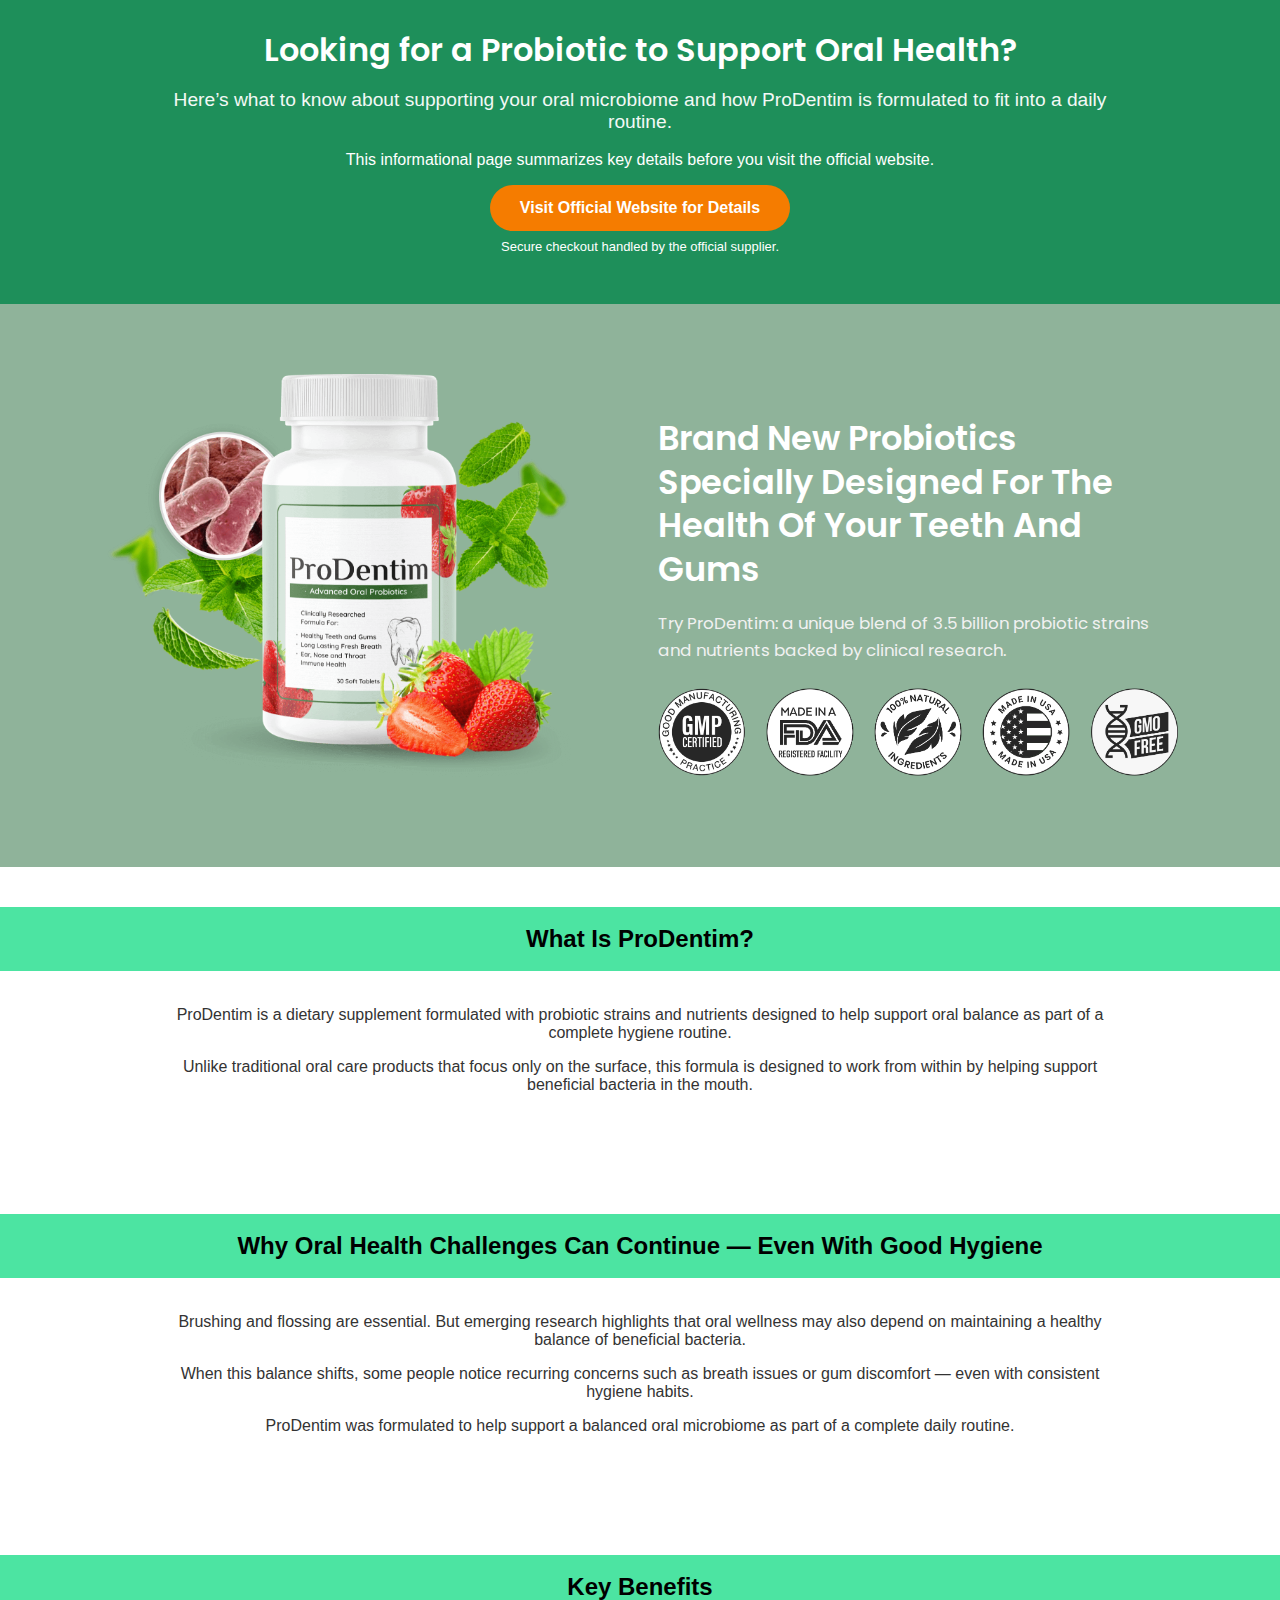
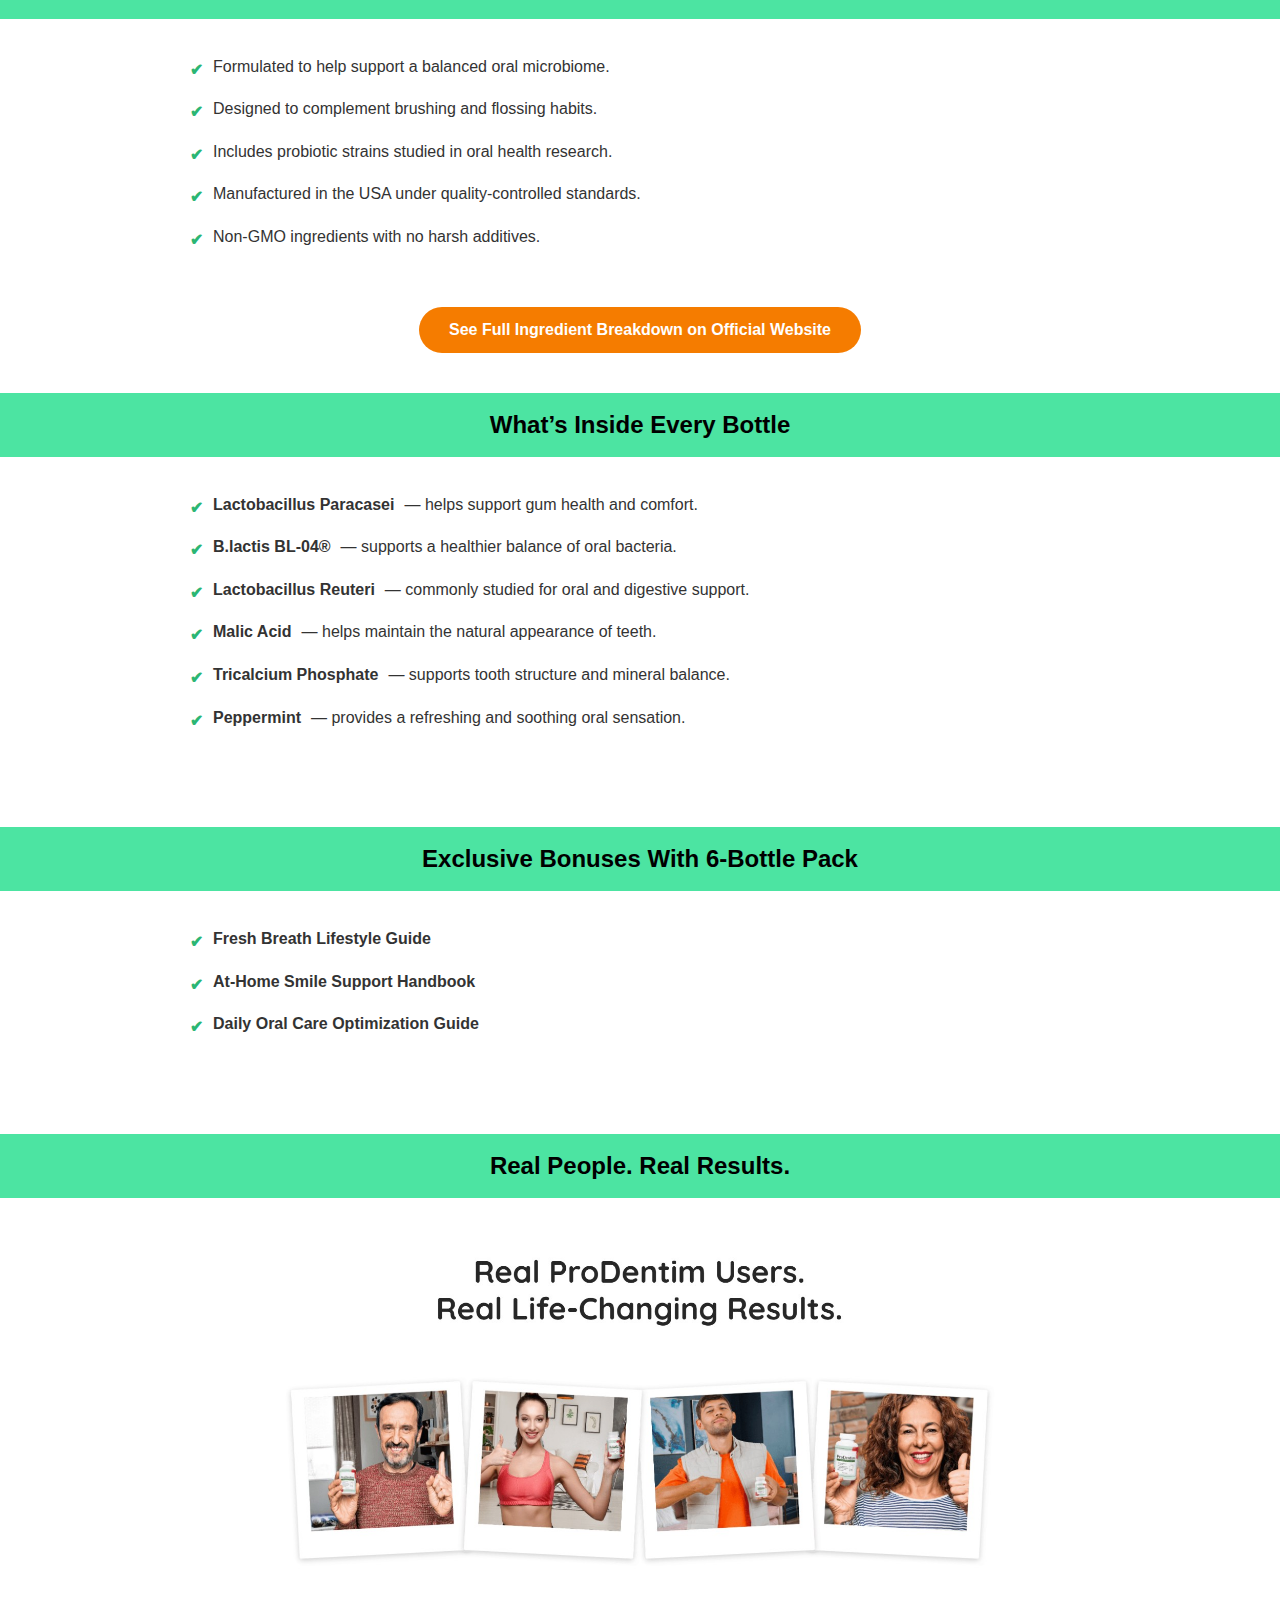
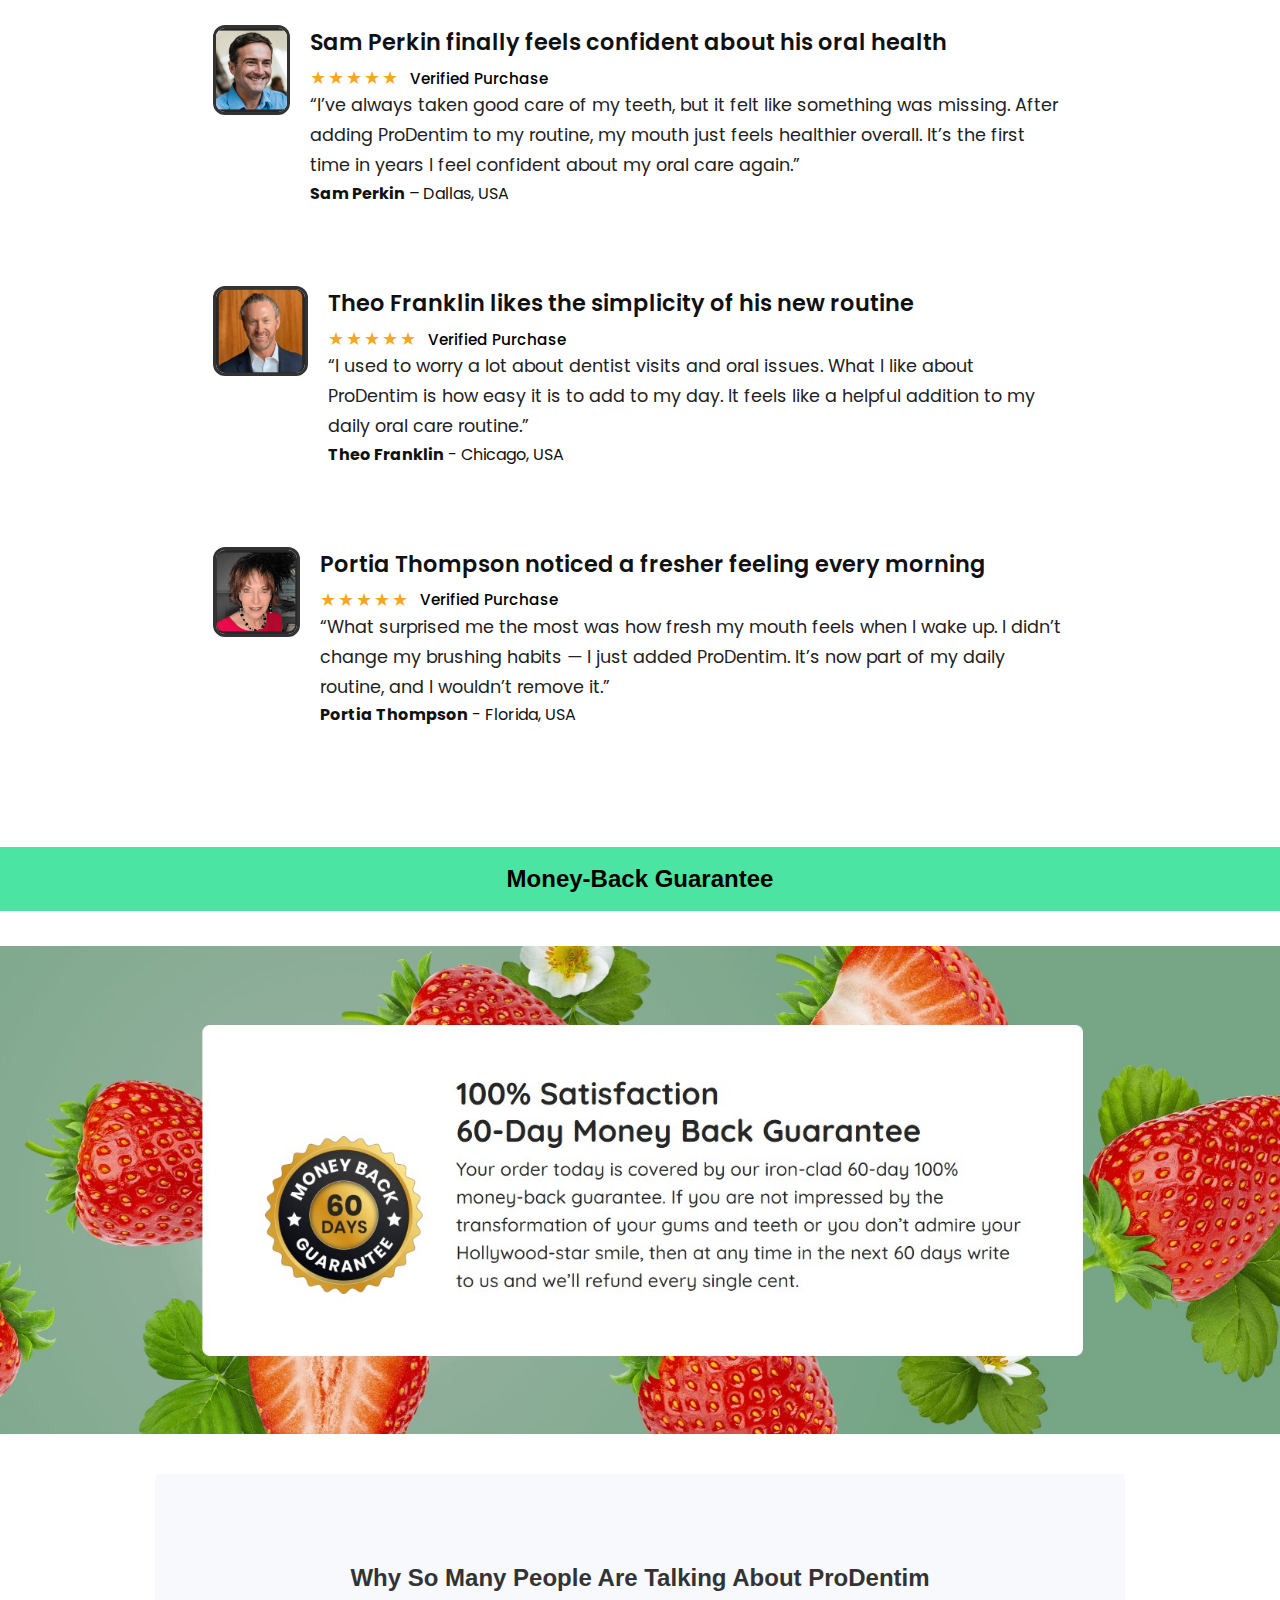
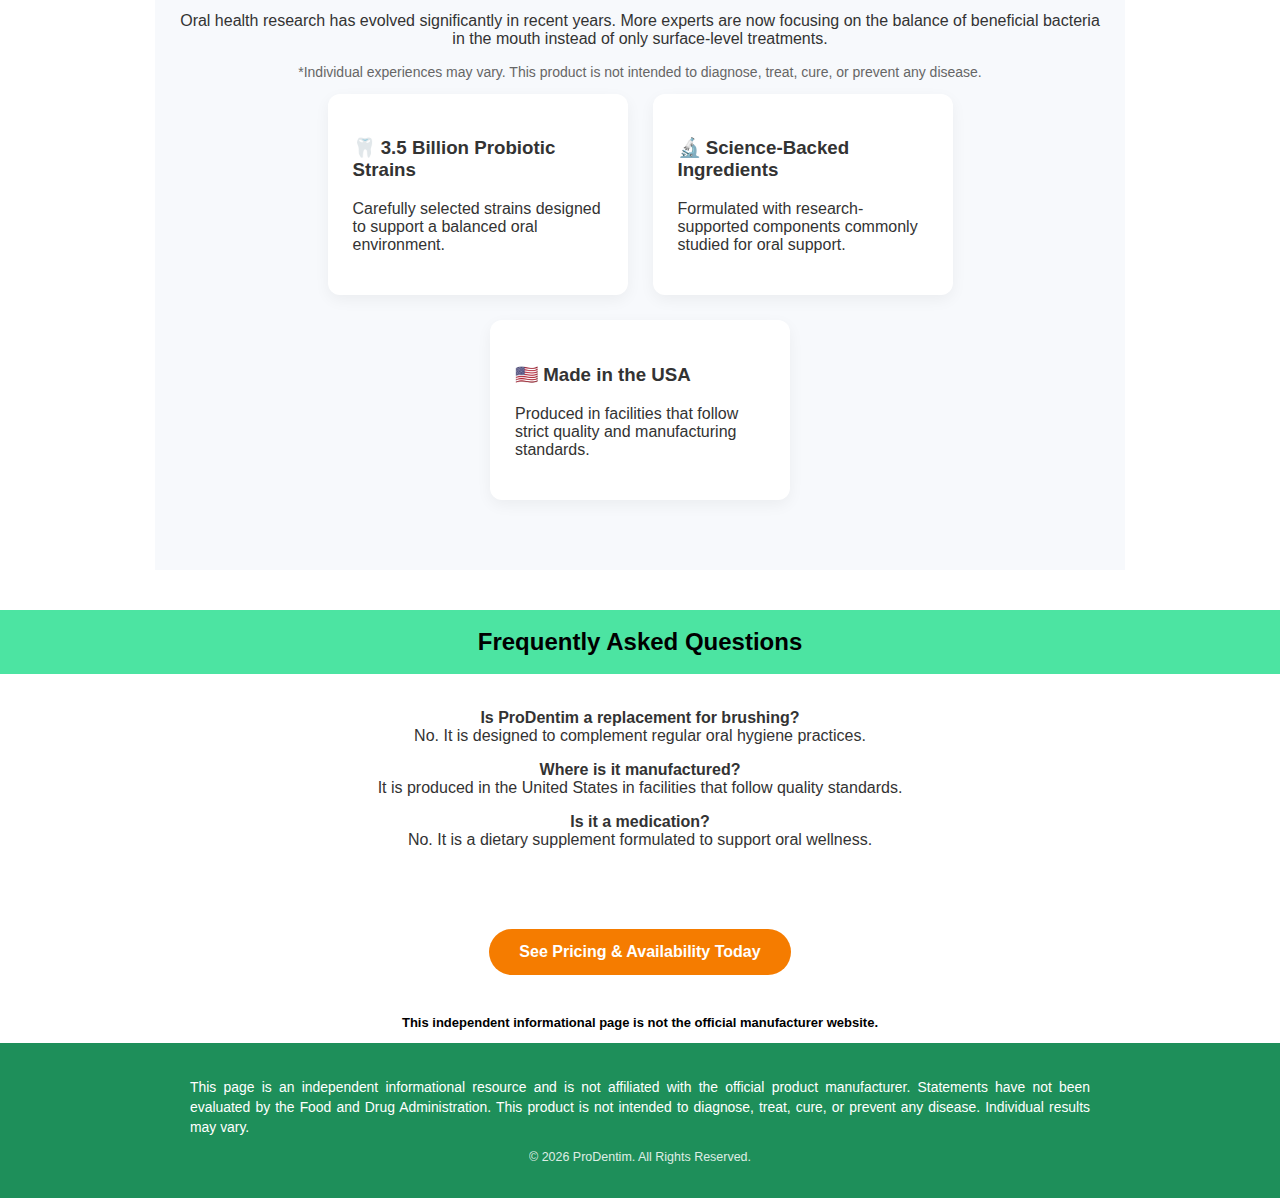
<file: index.html>
<!DOCTYPE html>
<html lang="en">

<head>
  <!-- META CONFIG -->
  <meta charset="UTF-8">
  <meta name="viewport" content="width=device-width, initial-scale=1.0">
  <title>ProDentim Oral Health Supplement – Fresh Breath & Strong Teeth</title>

  <!-- CSS -->
  <link rel="stylesheet" href="css/style.css">

  <!-- GOOGLE FONTS -->
  <link href="https://fonts.googleapis.com/css2?family=Poppins:wght@400;600;700&display=swap" rel="stylesheet">

  <!-- Google tag (gtag.js) -->
    <script async src="https://www.googletagmanager.com/gtag/js?id=AW-17936442068">
    </script>
    <script>
      window.dataLayer = window.dataLayer || [];
      function gtag(){dataLayer.push(arguments);}
        gtag('js', new Date());

        gtag('config', 'AW-17936442068');
    </script>
</head>

<body>

  <!-- ========================= -->
  <!-- HERO HEADER -->
  <!-- ========================= -->
  <header class="hero">
    <div class="container">

      <h1>
        Looking for a Probiotic to Support Oral Health?
      </h1>

      <p class="subtitle">
        Here’s what to know about supporting your oral microbiome and how ProDentim is formulated to fit into a daily routine.
      </p>

      <p class="micro-copy">
        This informational page summarizes key details before you visit the official website.
      </p>

      <!-- CTA BUTTON -->
      <a class="btn"
        href="https://www.checkout-ds24.com/redir/533733/Lucas2015/"
        rel="noopener">
        Visit Official Website for Details
      </a>

      <p style="font-size:13px; margin-top:8px; color: white;">
        Secure checkout handled by the official supplier.
      </p>

    </div>
  </header>

  <!-- ========================= -->
  <!-- INTRODUCTION SECTION -->
  <!-- ========================= -->
  <section class="introduction">

    <!-- Product Image -->
    <div>
      <img src="images/introducting_prodentim.png" alt="ProDentim Oral Health Supplement">
    </div>

    <!-- Text Content -->
    <div>
      <h1>
        Brand New Probiotics
        Specially Designed For The
        Health Of Your Teeth And Gums
      </h1>

      <p>
        Try ProDentim: a unique blend of 3.5 billion probiotic strains and nutrients backed by clinical research.
      </p>

      <!-- Certifications -->
      <img src="images/certifications.png" alt="Certifications">
    </div>

  </section>

  <section class="section">
    <div class="container">

      <h2>What Is ProDentim?</h2>

      <p>
        ProDentim is a dietary supplement formulated with probiotic strains and nutrients 
        designed to help support oral balance as part of a complete hygiene routine.
      </p>

      <p>
        Unlike traditional oral care products that focus only on the surface, 
        this formula is designed to work from within by helping support 
        beneficial bacteria in the mouth.
      </p>

    </div>
  </section>


  <!-- ========================= -->
  <!-- SECOND FOLD -->
  <!-- ========================= -->
  <section class="section second-fold">
    <div class="container">

      <h2>
        Why Oral Health Challenges Can Continue — Even With Good Hygiene
      </h2>

      <p>
        Brushing and flossing are essential. But emerging research highlights that oral wellness may also depend on maintaining a healthy balance of beneficial bacteria.
      </p>

      <p>
        When this balance shifts, some people notice recurring concerns such as breath issues or gum discomfort — even with consistent hygiene habits.
      </p>

      <p>
        ProDentim was formulated to help support a balanced oral microbiome as part of a complete daily routine.
      </p>

    </div>
  </section>


  <!-- ========================= -->
  <!-- MAIN CONTENT WRAPPER -->
  <!-- ========================= -->
  <div class="container">


    <!-- ========================= -->
    <!-- KEY BENEFITS -->
    <!-- ========================= -->
    <section class="section">

      <h2>Key Benefits</h2>

     <ul class="benefits">
      <li>Formulated to help support a balanced oral microbiome.</li>
      <li>Designed to complement brushing and flossing habits.</li>
      <li>Includes probiotic strains studied in oral health research.</li>
      <li>Manufactured in the USA under quality-controlled standards.</li>
      <li>Non-GMO ingredients with no harsh additives.</li>
    </ul>

    </section>


    <!-- MID CTA -->
     <div class= "button">
        <a class="btn"
        href="https://www.checkout-ds24.com/redir/533733/Lucas2015/"
        rel="noopener">
        See Full Ingredient Breakdown on Official Website
        </a>
     </div>

    <!-- ========================= -->
    <!-- INGREDIENTS -->
    <!-- ========================= -->
    <section class="section">

      <h2>What’s Inside Every Bottle</h2>

      <ul class="benefits">
        <li><strong>Lactobacillus Paracasei</strong> — helps support gum health and comfort.</li>
        <li><strong>B.lactis BL-04®</strong> — supports a healthier balance of oral bacteria.</li>
        <li><strong>Lactobacillus Reuteri</strong> — commonly studied for oral and digestive support.</li>
        <li><strong>Malic Acid</strong> — helps maintain the natural appearance of teeth.</li>
        <li><strong>Tricalcium Phosphate</strong> — supports tooth structure and mineral balance.</li>
        <li><strong>Peppermint</strong> — provides a refreshing and soothing oral sensation.</li>
      </ul>

    </section>


    <!-- ========================= -->
    <!-- BONUSES -->
    <!-- ========================= -->
    <section class="section">

      <h2>Exclusive Bonuses With 6-Bottle Pack</h2>

      <ul class="benefits">
        <li><strong>Fresh Breath Lifestyle Guide</strong></li>
        <li><strong>At-Home Smile Support Handbook</strong></li>
        <li><strong>Daily Oral Care Optimization Guide</strong></li>
      </ul>

    </section>

    <!-- ========================= -->
    <!-- TESTIMONIALS -->
    <!-- ========================= -->
    <section class="section testimonials-images">

      <h2>Real People. Real Results.</h2>

      <div class="testimonials-grid">
        <img src="images/reallife.jpg" alt="ProDentim customer review">
      </div>

      <!-- Testimonial 1 -->
      <div class="testimonial">
        <div class="testimonial-card">

          <div class="testimonial-avatar">
            <img src="images/testimonial-face-sam.png" alt="Sam Perkin">
          </div>

          <div class="testimonial-content">
            <h3>Sam Perkin finally feels confident about his oral health</h3>

            <div class="testimonial-rating">
              <span class="stars">★★★★★</span>
              <span class="verified">Verified Purchase</span>
            </div>

            <p class="testimonial-text">
              “I’ve always taken good care of my teeth, but it felt like something was missing.
              After adding ProDentim to my routine, my mouth just feels healthier overall.
              It’s the first time in years I feel confident about my oral care again.”
            </p>

            <p class="testimonial-author">
              <strong>Sam Perkin</strong> – Dallas, USA
            </p>
          </div>

        </div>
      </div>

      <!-- Testimonial 2 -->
      <div class="testimonial">
        <div class="testimonial-card">

          <div class="testimonial-avatar">
            <img src="images/testimonial-face3.png" alt="Theo Franklin">
          </div>

          <div class="testimonial-content">
            <h3>Theo Franklin likes the simplicity of his new routine</h3>

            <div class="testimonial-rating">
              <span class="stars">★★★★★</span>
              <span class="verified">Verified Purchase</span>
            </div>

            <p class="testimonial-text">
              “I used to worry a lot about dentist visits and oral issues.
              What I like about ProDentim is how easy it is to add to my day.
              It feels like a helpful addition to my daily oral care routine.”
            </p>

            <p class="testimonial-author">
              <strong>Theo Franklin</strong> - Chicago, USA
            </p>
          </div>

        </div>
      </div>

      <!-- Testimonial 3 -->
      <div class="testimonial">
        <div class="testimonial-card">

          <div class="testimonial-avatar">
            <img src="images/testimonial-face2.png" alt="Portia Thompson">
          </div>

          <div class="testimonial-content">
            <h3>Portia Thompson noticed a fresher feeling every morning</h3>

            <div class="testimonial-rating">
              <span class="stars">★★★★★</span>
              <span class="verified">Verified Purchase</span>
            </div>

            <p class="testimonial-text">
              “What surprised me the most was how fresh my mouth feels when I wake up.
              I didn’t change my brushing habits — I just added ProDentim.
              It’s now part of my daily routine, and I wouldn’t remove it.”
            </p>

            <p class="testimonial-author">
              <strong>Portia Thompson</strong> - Florida, USA
            </p>
          </div>

        </div>
      </div>

    </section>

    <!-- MONEY BACK -->
    <section class="section">
      <h2>Money-Back Guarantee</h2>
      <div class="satisfaction-image">
        <img src="images/satisfaction.jpg" alt="ProDentim Oral Health Supplement">
      </div>
    </section>


    <!-- AUTHORITY SECTION -->
    <section class="authority-section">
      <div class="authority-container">

        <h2>Why So Many People Are Talking About ProDentim</h2>

        <p class="authority-intro">
          Oral health research has evolved significantly in recent years.
          More experts are now focusing on the balance of beneficial bacteria
          in the mouth instead of only surface-level treatments.
        </p>

        <p style="font-size:14px; margin-top:10px; color:#666;">
          *Individual experiences may vary. This product is not intended to diagnose, treat, cure, or prevent any disease.
        </p>

        <div class="authority-grid">

          <div class="authority-box">
            <h3>🦷 3.5 Billion Probiotic Strains</h3>
            <p>Carefully selected strains designed to support a balanced oral environment.</p>
          </div>

          <div class="authority-box">
            <h3>🔬 Science-Backed Ingredients</h3>
            <p>Formulated with research-supported components commonly studied for oral support.</p>
          </div>

          <div class="authority-box">
            <h3>🇺🇸 Made in the USA</h3>
            <p>Produced in facilities that follow strict quality and manufacturing standards.</p>
          </div>

        </div>
      </div>
    </section>

    <section class="section">
      <div class="container">

        <h2>Frequently Asked Questions</h2>

        <p><strong>Is ProDentim a replacement for brushing?</strong><br>
        No. It is designed to complement regular oral hygiene practices.</p>

        <p><strong>Where is it manufactured?</strong><br>
        It is produced in the United States in facilities that follow quality standards.</p>

        <p><strong>Is it a medication?</strong><br>
        No. It is a dietary supplement formulated to support oral wellness.</p>

      </div>
    </section>

    <!-- FINAL CTA -->
     <div class= "button">
        <a class="btn"
        href="https://www.checkout-ds24.com/redir/533733/Lucas2015/"
        rel="noopener">
        See Pricing & Availability Today
        </a>
     </div>

  </div>


  <!-- DISCLAIMER -->
  <p style="text-align:center; font-size:13px; color:black; margin-top:40px; font-weight: bold;">
    This independent informational page is not the official manufacturer website.
  </p>

  <!-- FOOTER -->
  <footer class="page-footer">
    <div class="footer-container">

      <p class="disclaimer">
        This page is an independent informational resource and is not affiliated with the official product manufacturer.
        Statements have not been evaluated by the Food and Drug Administration.
        This product is not intended to diagnose, treat, cure, or prevent any disease.
        Individual results may vary.
      </p>

      <p class="copyright">
        © 2026 ProDentim. All Rights Reserved.
      </p>

    </div>
  </footer>

</body>
</html>
</file>
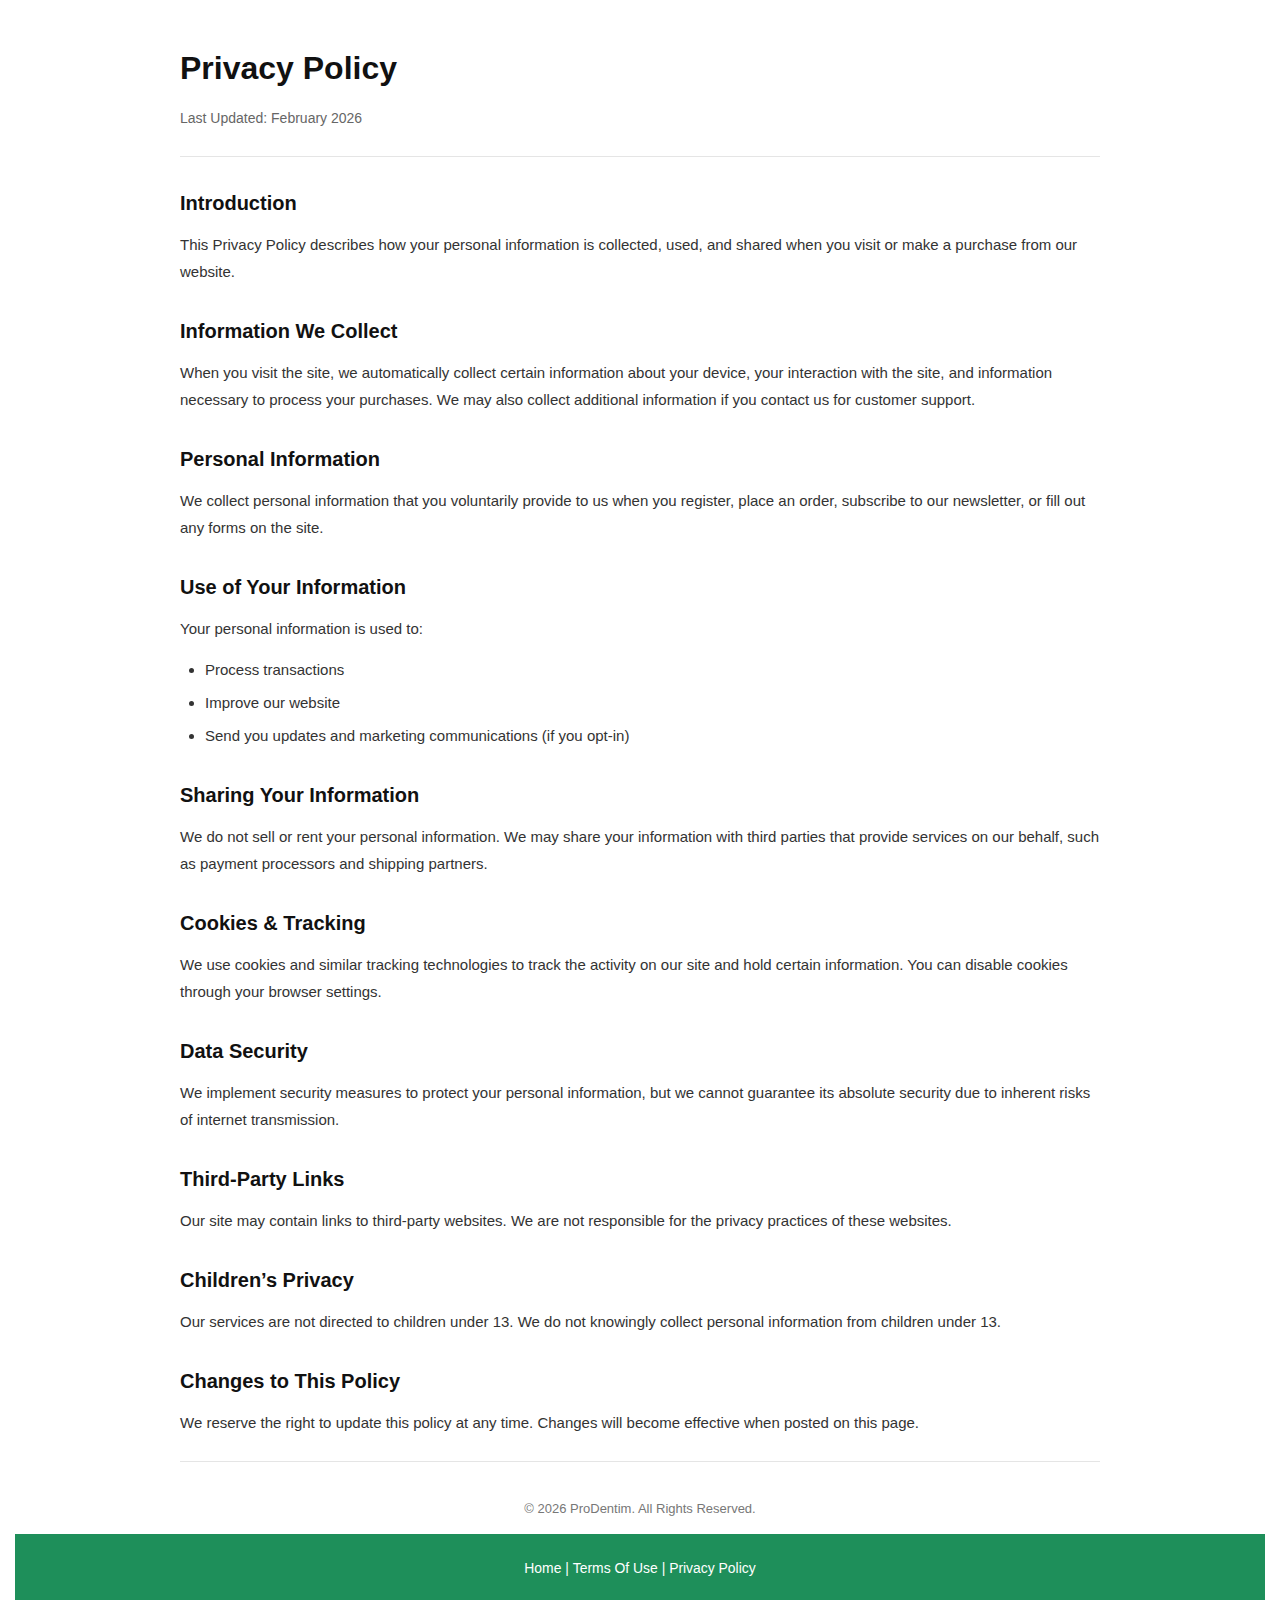
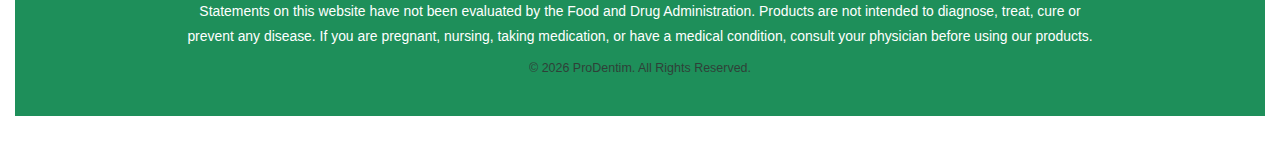
<file: PrivacyPloicy.html>
<!DOCTYPE html>
<html lang="en">
<head>
  <meta charset="UTF-8">
  <title>Privacy Policy</title>
  <meta name="viewport" content="width=device-width, initial-scale=1.0">

  <style>
    /* RESET */
        * {
        margin: 0;
        padding: 0;
        box-sizing: border-box;
        }

        /* BASE */
        body {
        font-family: Arial, Helvetica, sans-serif;
        font-size: 15px;
        line-height: 1.8;
        color: #333;
        background: #fff;
        padding: 40px 15px;
        }

        /* CONTAINER CENTRAL */
        .policy-container {
        max-width: 920px;
        margin: auto;
        }

        /* HEADERS */
        h1 {
        font-size: 32px;
        font-weight: 700;
        margin-bottom: 8px;
        color: #111;
        }

        .updated {
        font-size: 14px;
        color: #666;
        margin-bottom: 22px;
        }

        h2 {
        font-size: 20px;
        font-weight: 600;
        margin-top: 28px;
        margin-bottom: 10px;
        color: #111;
        }

        /* PARAGRAPHOS */
        p {
        margin-bottom: 14px;
        color: #333;
        }

        /* LISTAS */
        ul {
        list-style-type: disc;
        margin-left: 25px;
        margin-bottom: 14px;
        }

        li {
        margin-bottom: 6px;
        }

        /* DIVIDER */
        .divider {
        width: 100%;
        height: 1px;
        background: #e5e5e5;
        margin: 25px 0;
        }

        /* FOOTER */
        .footer-text {
        text-align: center;
        font-size: 13px;
        color: #777;
        margin-top: 35px;
        }

        .page-footer {
            background: #1e8f5a;
            color: #fff;
            padding: 22px 0;
            font-size: 0.87rem;
            text-align: center;
            }

            .footer-container {
            max-width: 960px;
            margin: auto;
            padding: 0 15px;
            }

            .disclaimer {
            margin: 12px auto;
            line-height: 1.46;
            max-width: 900px;
            text-align: justify;
            }

            .page-footer .copyright {
            margin-top: 8px;
            font-size: 0.78rem;
            opacity: 0.85;
            }

                        .legal-footer ul {
            list-style: none;
            padding: 0;
            margin: 0;
            }

            .legal-footer li {
            display: inline-block;
            }

            .legal-footer li:not(:last-child)::after {
            content: " | ";
            color: white; /* separador mais claro */
            }

            .legal-footer a {
            text-decoration: none;
            color: white;
            font-weight: 400; /* sem negrito */
            }

            .legal-footer a:hover {
            text-decoration: underline;
            }

  </style>
</head>

<body>

<div class="policy-container">

  <h1>Privacy Policy</h1>
  <p class="updated">Last Updated: February 2026</p>

  <div class="divider"></div>

  <h2>Introduction</h2>
  <p>
    This Privacy Policy describes how your personal information is collected, used, and shared when you visit
    or make a purchase from our website.
  </p>

  <h2>Information We Collect</h2>
  <p>
    When you visit the site, we automatically collect certain information about your device, your interaction
    with the site, and information necessary to process your purchases. We may also collect additional
    information if you contact us for customer support.
  </p>

  <h2>Personal Information</h2>
  <p>
    We collect personal information that you voluntarily provide to us when you register, place an order,
    subscribe to our newsletter, or fill out any forms on the site.
  </p>

  <h2>Use of Your Information</h2>
  <p>
    Your personal information is used to:
  </p>
  <ul>
    <li>Process transactions</li>
    <li>Improve our website</li>
    <li>Send you updates and marketing communications (if you opt-in)</li>
  </ul>

  <h2>Sharing Your Information</h2>
  <p>
    We do not sell or rent your personal information. We may share your information with third parties
    that provide services on our behalf, such as payment processors and shipping partners.
  </p>

  <h2>Cookies & Tracking</h2>
  <p>
    We use cookies and similar tracking technologies to track the activity on our site and hold certain
    information. You can disable cookies through your browser settings.
  </p>

  <h2>Data Security</h2>
  <p>
    We implement security measures to protect your personal information, but we cannot guarantee
    its absolute security due to inherent risks of internet transmission.
  </p>

  <h2>Third-Party Links</h2>
  <p>
    Our site may contain links to third-party websites. We are not responsible for the privacy practices
    of these websites.
  </p>

  <h2>Children’s Privacy</h2>
  <p>
    Our services are not directed to children under 13. We do not knowingly collect personal information
    from children under 13.
  </p>

  <h2>Changes to This Policy</h2>
  <p>
    We reserve the right to update this policy at any time. Changes will become effective when posted
    on this page.
  </p>

  <div class="divider"></div>

  <p class="footer-text">
    © 2026 ProDentim. All Rights Reserved.
  </p>

</div>
<!-- FOOTER -->
  <footer class="page-footer">
    <div class="footer-container">

      <div class="legal-footer">
        <ul>
          <li>
            <a href="index.html" rel="noopener noreferrer">
              Home
            </a>
          </li>
          <li>
            <a href="TermsOfUse.html" target="_blank" rel="noopener noreferrer">
              Terms Of Use
            </a>
          </li>
          <li>
            <a href="PrivacyPloicy.html" target="_blank" rel="noopener noreferrer">
              Privacy Policy
            </a>
          </li>
          
        </ul>
      </div>
      
      <p class="disclaimer">
        
      </p>
        Statements on this website have not been evaluated by the Food and Drug Administration. Products are not intended to diagnose, treat, cure or prevent any disease. If you are pregnant, 
        nursing, taking medication, or have a medical condition, consult your physician before using our products.
      <p class="copyright">
        © 2026 ProDentim. All Rights Reserved.
      </p>

    </div>
  </footer>
</body>
</html>
</file>
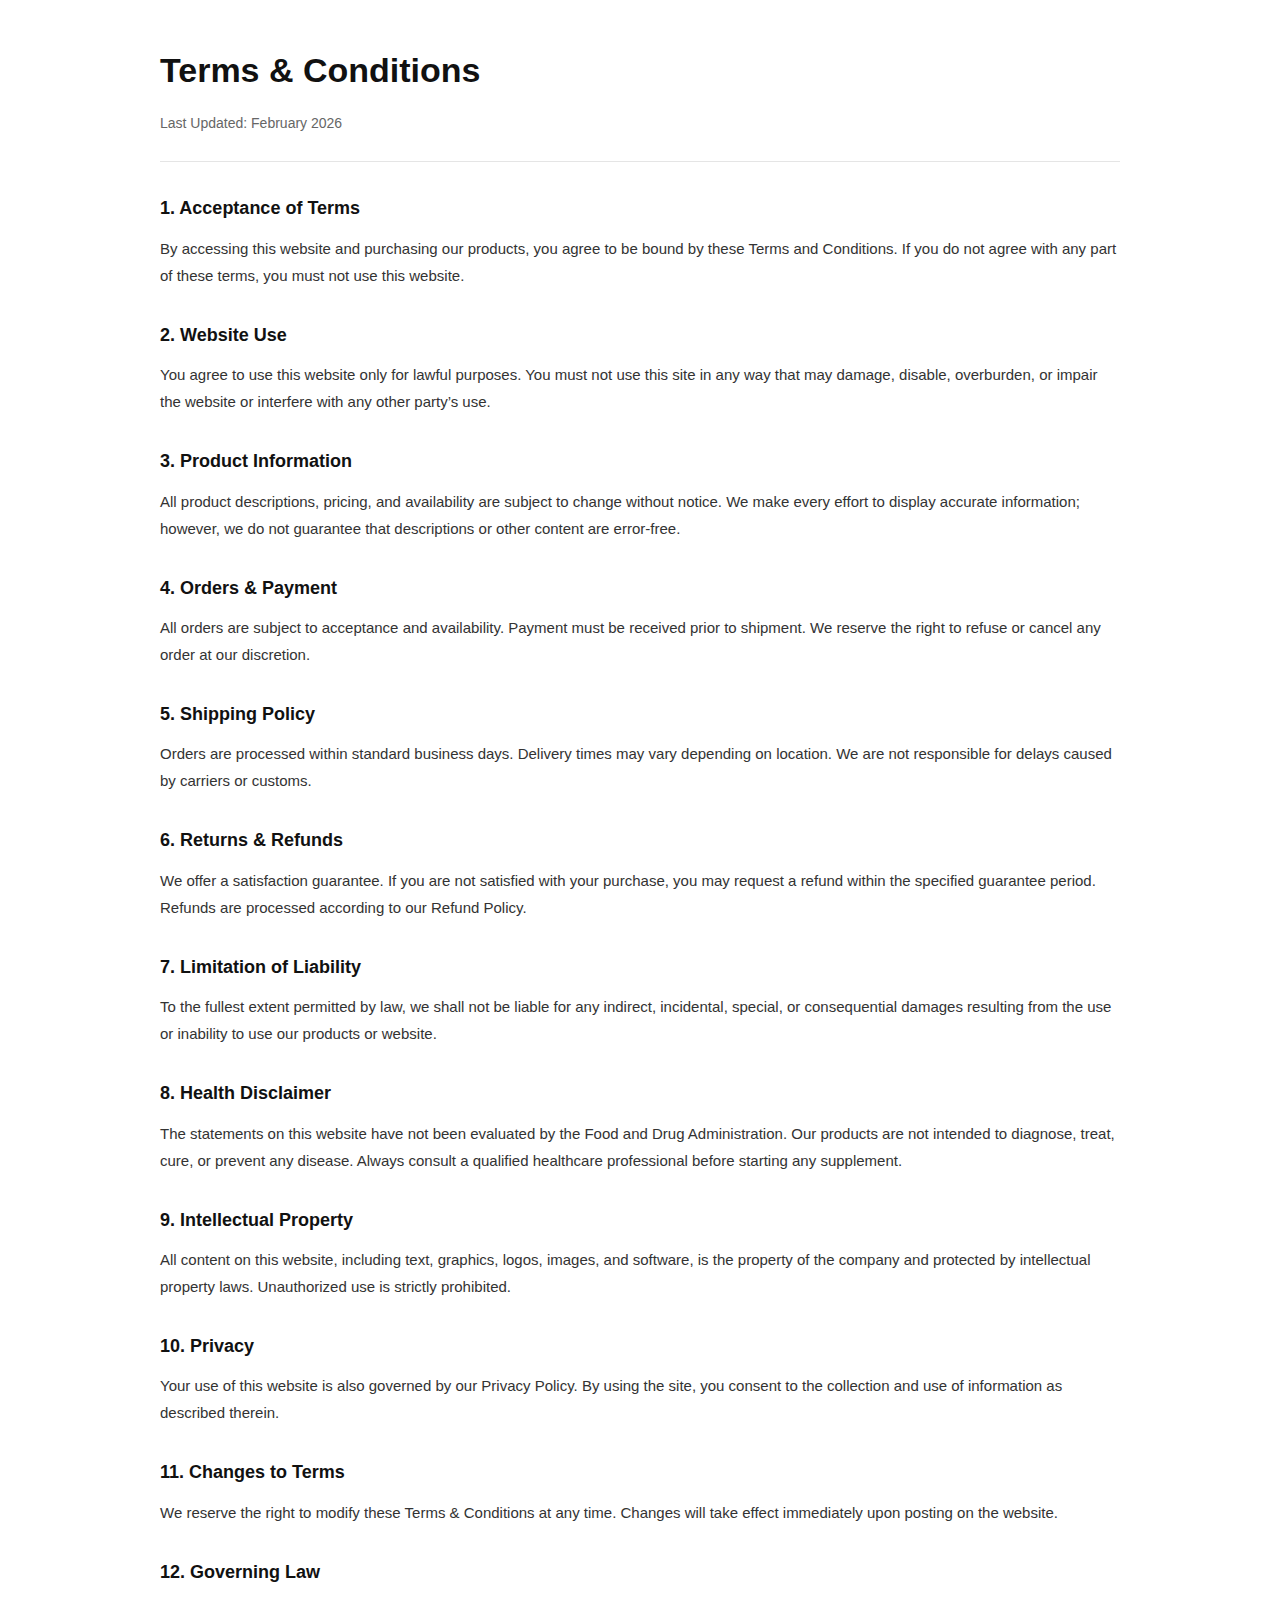
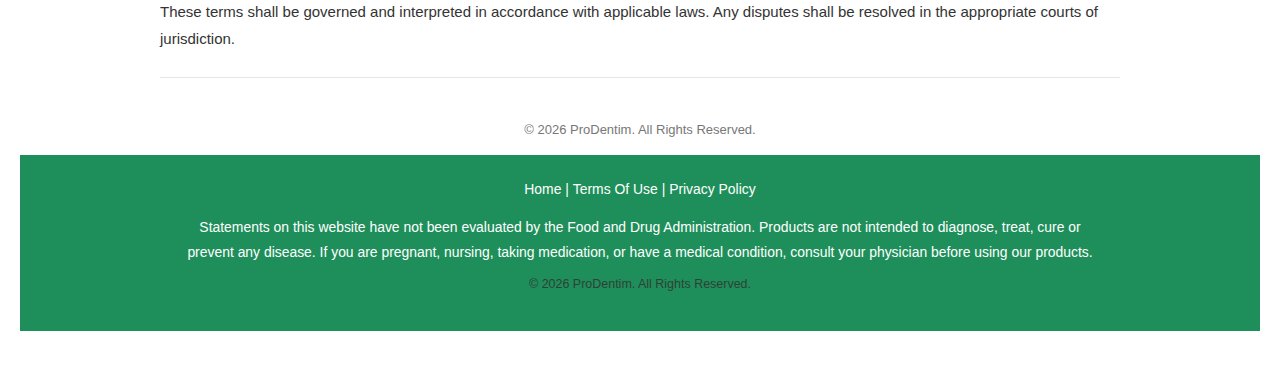
<file: TermsOfUse.html>
<!DOCTYPE html>
<html lang="en">
<head>
    <meta charset="UTF-8">
    <meta name="viewport" content="width=device-width, initial-scale=1.0">
    <title>Terms & Conditions</title>

    <!-- CSS-->
    <style>
      * {
            margin: 0;
            padding: 0;
            box-sizing: border-box;
        }

        body {
        font-family: Arial, Helvetica, sans-serif;
        background: #ffffff;
        color: #222;
        line-height: 1.8;
        font-size: 15px;
        padding: 40px 20px;
        }

        .terms-wrapper {
        max-width: 960px;
        margin: 0 auto;
        }

        h1 {
        font-size: 34px;
        font-weight: 700;
        margin-bottom: 10px;
        color: #111;
        }

        .last-updated {
        font-size: 14px;
        color: #666;
        margin-bottom: 25px;
        }

        h2 {
        font-size: 18px;
        font-weight: 600;
        margin-top: 30px;
        margin-bottom: 10px;
        color: #111;
        }

        p {
        margin-bottom: 14px;
        color: #333;
        }

        .divider {
        width: 100%;
        height: 1px;
        background: #e5e5e5;
        margin: 25px 0;
        }

        .footer-text {
        text-align: center;
        font-size: 13px;
        color: #777;
        margin-top: 40px;
        }

        .page-footer {
        background: #1e8f5a;
        color: #fff;
        padding: 22px 0;
        font-size: 0.87rem;
        text-align: center;
        }

        .footer-container {
        max-width: 960px;
        margin: auto;
        padding: 0 15px;
        }

        .disclaimer {
        margin: 12px auto;
        line-height: 1.46;
        max-width: 900px;
        text-align: justify;
        }

        .page-footer .copyright {
        margin-top: 8px;
        font-size: 0.78rem;
        opacity: 0.85;
        }

        .legal-footer ul {
        list-style: none;
        padding: 0;
        margin: 0;
        }

        .legal-footer li {
        display: inline-block;
        }

        .legal-footer li:not(:last-child)::after {
        content: " | ";
        color: white; /* separador mais claro */
        }

        .legal-footer a {
        text-decoration: none;
        color: white;
        font-weight: 400; /* sem negrito */
        }

        .legal-footer a:hover {
        text-decoration: underline;
        }

    </style>
</head>

    <!-- HTML -->
<body>

<div class="terms-wrapper">

<h1>Terms & Conditions</h1>
<p class="last-updated">Last Updated: February 2026</p>
<div class="divider"></div>

<h2>1. Acceptance of Terms</h2>
<p>
By accessing this website and purchasing our products, you agree to be bound by these Terms and Conditions.
If you do not agree with any part of these terms, you must not use this website.
</p>

<h2>2. Website Use</h2>
<p>
You agree to use this website only for lawful purposes. You must not use this site in any way that may damage,
disable, overburden, or impair the website or interfere with any other party’s use.
</p>

<h2>3. Product Information</h2>
<p>
All product descriptions, pricing, and availability are subject to change without notice.
We make every effort to display accurate information; however, we do not guarantee that descriptions
or other content are error-free.
</p>

<h2>4. Orders & Payment</h2>
<p>
All orders are subject to acceptance and availability. Payment must be received prior to shipment.
We reserve the right to refuse or cancel any order at our discretion.
</p>

<h2>5. Shipping Policy</h2>
<p>
Orders are processed within standard business days. Delivery times may vary depending on location.
We are not responsible for delays caused by carriers or customs.
</p>

<h2>6. Returns & Refunds</h2>
<p>
We offer a satisfaction guarantee. If you are not satisfied with your purchase,
you may request a refund within the specified guarantee period.
Refunds are processed according to our Refund Policy.
</p>

<h2>7. Limitation of Liability</h2>
<p>
To the fullest extent permitted by law, we shall not be liable for any indirect, incidental,
special, or consequential damages resulting from the use or inability to use our products or website.
</p>

<h2>8. Health Disclaimer</h2>
<p>
The statements on this website have not been evaluated by the Food and Drug Administration.
Our products are not intended to diagnose, treat, cure, or prevent any disease.
Always consult a qualified healthcare professional before starting any supplement.
</p>

<h2>9. Intellectual Property</h2>
<p>
All content on this website, including text, graphics, logos, images, and software,
is the property of the company and protected by intellectual property laws.
Unauthorized use is strictly prohibited.
</p>

<h2>10. Privacy</h2>
<p>
Your use of this website is also governed by our Privacy Policy.
By using the site, you consent to the collection and use of information as described therein.
</p>

<h2>11. Changes to Terms</h2>
<p>
We reserve the right to modify these Terms & Conditions at any time.
Changes will take effect immediately upon posting on the website.
</p>

<h2>12. Governing Law</h2>
<p>
These terms shall be governed and interpreted in accordance with applicable laws.
Any disputes shall be resolved in the appropriate courts of jurisdiction.
</p>

<div class="divider"></div>

<p class="footer-text">
    © 2026 ProDentim. All Rights Reserved.
</p>

</div>
<!-- FOOTER -->
  <footer class="page-footer">
    <div class="footer-container">

      <div class="legal-footer">
        <ul>
          <li>
            <a href="index.html" rel="noopener noreferrer">
              Home
            </a>
          </li>
          <li>
            <a href="TermsOfUse.html" target="_blank" rel="noopener noreferrer">
              Terms Of Use
            </a>
          </li>
          <li>
            <a href="PrivacyPloicy.html" target="_blank" rel="noopener noreferrer">
              Privacy Policy
            </a>
          </li>
          
        </ul>
      </div>
      
      <p class="disclaimer">
        
      </p>
        Statements on this website have not been evaluated by the Food and Drug Administration. Products are not intended to diagnose, treat, cure or prevent any disease. If you are pregnant, 
        nursing, taking medication, or have a medical condition, consult your physician before using our products.
      <p class="copyright">
        © 2026 ProDentim. All Rights Reserved.
      </p>

    </div>
  </footer>
</body>
</html>
</file>
<file: css/style.css>
/* ============================= */
/* RESET & BASE */
/* ============================= */

*,
*::before,
*::after {
  box-sizing: border-box;
}

body {
  margin: 0;
  font-family: 'Open Sans', sans-serif;
  color: #333;
  background: #fff;
  overflow-x: hidden;
}

img {
  max-width: 100%;
  height: auto;
  display: block;
}


/* ============================= */
/* CONTAINER */
/* ============================= */

.container {
  width: 90%;
  max-width: 1000px;
  margin: auto;
  padding: 0 15px;
  margin-bottom: 40px;
}


/* ============================= */
/* HERO */
/* ============================= */

.hero {
  background: #1e8f5a;
  color: #fff;
  text-align: center;
  padding: 10px 10px 10px;
}

.hero h1 {
  font-family: 'Poppins', sans-serif;
  font-size: 2rem;
  line-height: 1.2;
  margin-bottom: 10px;
  font-weight: 600;
}

.hero .subtitle {
  font-size: 1.20rem;
  margin-bottom: 18px;
  opacity: 0.95;
  
}


/* ============================= */
/* HERO IMAGE FULL WIDTH */
/* ============================= */

.hero-image,
.satisfaction-image {
  width: 100vw;
  position: relative;
  left: 50%;
  margin-left: -50vw;
  background: #fff;
}

.hero-image img,
.satisfaction-image img {
  width: 100vw;
  height: auto;
}


/* ============================= */
/* INTRODUCTION */
/* ============================= */

.introduction {
  display: flex;
  align-items: center;
  justify-content: center;
  gap: 60px;
  padding: 70px 8%;
  background: #8fb39a;
  font-family: 'Poppins', sans-serif;
}

.introduction > div:first-child img {
  width: 520px;
  max-width: 100%;
}

.introduction > div:last-child {
  max-width: 520px;
}

.introduction h1 {
  color: #fff;
  font-size: 2.1rem;
  line-height: 1.3;
  font-weight: 600;
  margin-bottom: 18px;
}

.introduction p {
  color: #f1f1f1;
  font-size: 1.05rem;
  line-height: 1.6;
  margin-bottom: 25px;
}


/* ============================= */
/* SECTIONS */
/* ============================= */

.section {
  padding: 40px 0;
  text-align: center;
}

.section h2 {
  width: 100vw;
  background: #4ce4a2;
  color: #000;
  padding: 18px 20px;
  margin: 0 0 35px;
  position: relative;
  left: 50%;
  margin-left: -50vw;
  display: flex;
  justify-content: center;
}

.benefits {
  list-style: none;
  padding: 0;
  margin: 0 auto;
  max-width: 900px;
}

.benefits li {
  display: flex;
  gap: 10px;
  margin-bottom: 14px;
  font-size: 1rem;
  text-align: justify;
  line-height: 1.6;
}

.benefits li::before {
  content: "✔";
  color: #2bb673;
  font-weight: bold;
  margin-top: 3px;
}


/* ============================= */
/* TESTIMONIAL */
/* ============================= */

.testimonial {
  width: 100%;
  padding: 40px 6%;
  background: #ffffff;
  font-family: 'Poppins', sans-serif;
}

.testimonial-card {
  display: flex;
  gap: 20px;
  max-width: 1100px;
  margin: 0 auto;
  align-items: flex-start;
}

.testimonial-avatar img {
  width: 200px;
  height: 90px;
  border-radius: 12px;
  object-fit: cover;
  border: 3px solid #333;
}

.testimonial-content {
  display: flex;
  flex-direction: column;
}

.testimonial-content h3 {
  font-size: 1.4rem;
  font-weight: 600;
  color: #111;
  margin: 0 0 6px 0;
  text-align: start;
}

.testimonial-rating {
  display: flex;
  align-items: center;
  gap: 10px;
  margin: 0;
}

.stars {
  color: #f5a623;
  font-size: 1.1rem;
  letter-spacing: 2px;
  margin: 0;
}

.verified {
  font-size: 0.95rem;
  color: #000;
  font-weight: 500;
  margin: 0;
}

.testimonial-text {
  font-size: 1.1rem;
  line-height: 1.7;
  color: #222;
  margin: 0px;
  text-align: start;
}

.testimonial-author {
  font-size: 1rem;
  color: #111;
  text-align: start;
  margin: 0;
}


/* ============================= */
/* AUTHORITY SECTION */
/* ============================= */

.authority-section {
  padding: 70px 20px;
  background: #f7f9fc;
  text-align: center;
}

.authority-container {
  max-width: 1100px;
  margin: 0 auto;
}

.authority-grid {
  display: flex;
  gap: 25px;
  justify-content: center;
  flex-wrap: wrap;
}

.authority-box {
  background: #fff;
  padding: 25px;
  border-radius: 12px;
  box-shadow: 0 5px 15px rgba(0,0,0,0.05);
  width: 300px;
  text-align: left;
}


/* ============================= */
/* BUTTONS */
/* ============================= */

.btn {
  background: #f57c00;
  color: #fff;
  padding: 14px 30px;
  border-radius: 30px;
  text-decoration: none;
  font-weight: bold;
  font-size: 1rem;
  display: inline-block;
  transition: 0.2s ease-in-out;
}

.btn:hover {
  transform: scale(1.05);
}

.button {
  text-align: center;
}

/* ============================= */
/* FOOTER */
/* ============================= */

.page-footer {
  background: #1e8f5a;
  color: #fff;
  padding: 22px 0;
  font-size: 0.87rem;
  text-align: center;
}

.footer-container {
  max-width: 960px;
  margin: auto;
  padding: 0 15px;
}

.disclaimer {
  margin: 12px auto;
  line-height: 1.46;
  max-width: 900px;
  text-align: justify;
}

.page-footer .copyright {
  margin-top: 8px;
  font-size: 0.78rem;
  opacity: 0.85;
}

.legal-footer {
  text-align: center;
  padding: 15px 0;
  font-family: Arial, Helvetica, sans-serif;
  font-size: 15px; /* menor */
  color: #888; /* mais claro */
}

.legal-footer ul {
  list-style: none;
  padding: 0;
  margin: 0;
}

.legal-footer li {
  display: inline-block;
}

.legal-footer li:not(:last-child)::after {
  content: " | ";
  color: white; /* separador mais claro */
}

.legal-footer a {
  text-decoration: none;
  color: white;
  font-weight: 400; /* sem negrito */
}

.legal-footer a:hover {
  text-decoration: underline;
}


/* ============================= */
/* RESPONSIVE */
/* ============================= */

@media (max-width: 900px) {
  .introduction {
    flex-direction: column;
    text-align: center;
    padding: 50px 6%;
  }

  .introduction img {
    max-width: 340px;
    margin-bottom: 30px;
  }
}

@media (max-width: 768px) {

  .hero h1 {
    font-size: 1.6rem;
  }

  .testimonial-card {
    flex-direction: column;
    align-items: center;
    text-align: center;
  }

  .testimonial-avatar img {
    width: 80px;
    height: 80px;
  }

}
</file>
